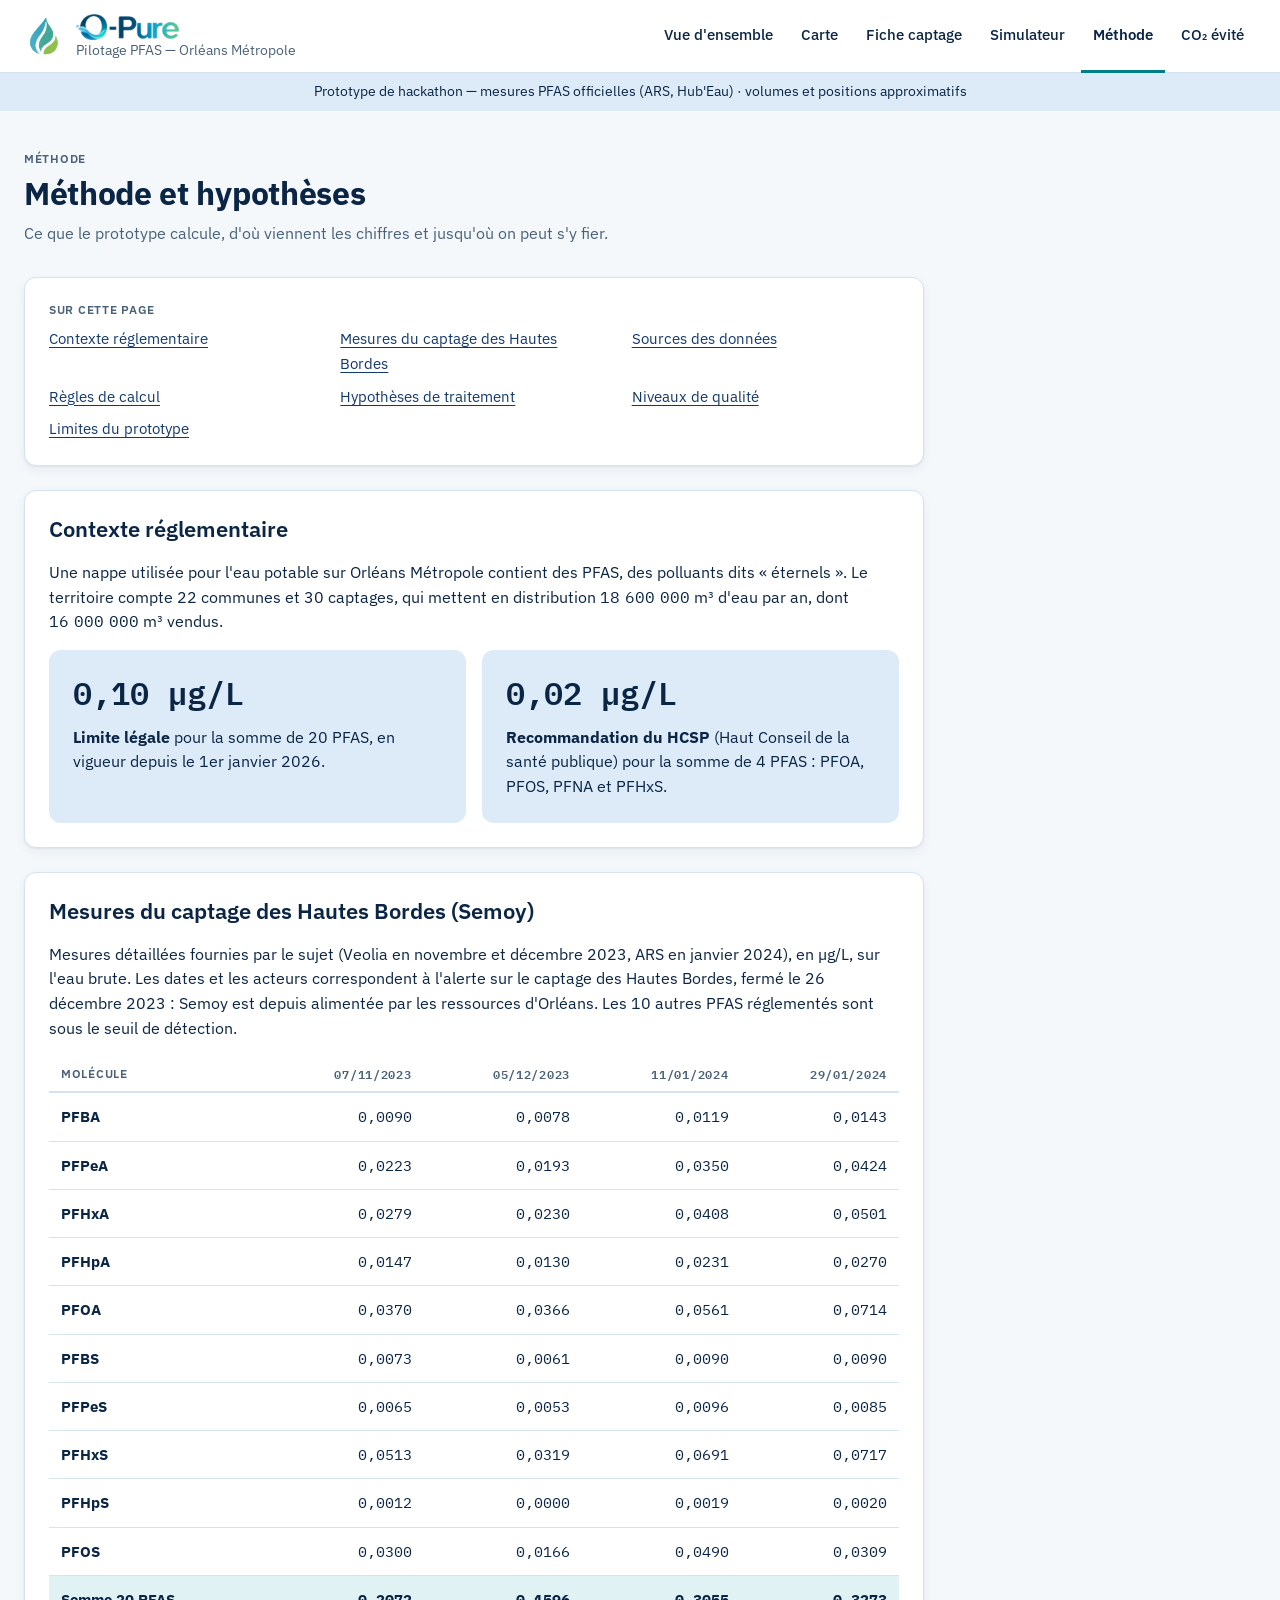
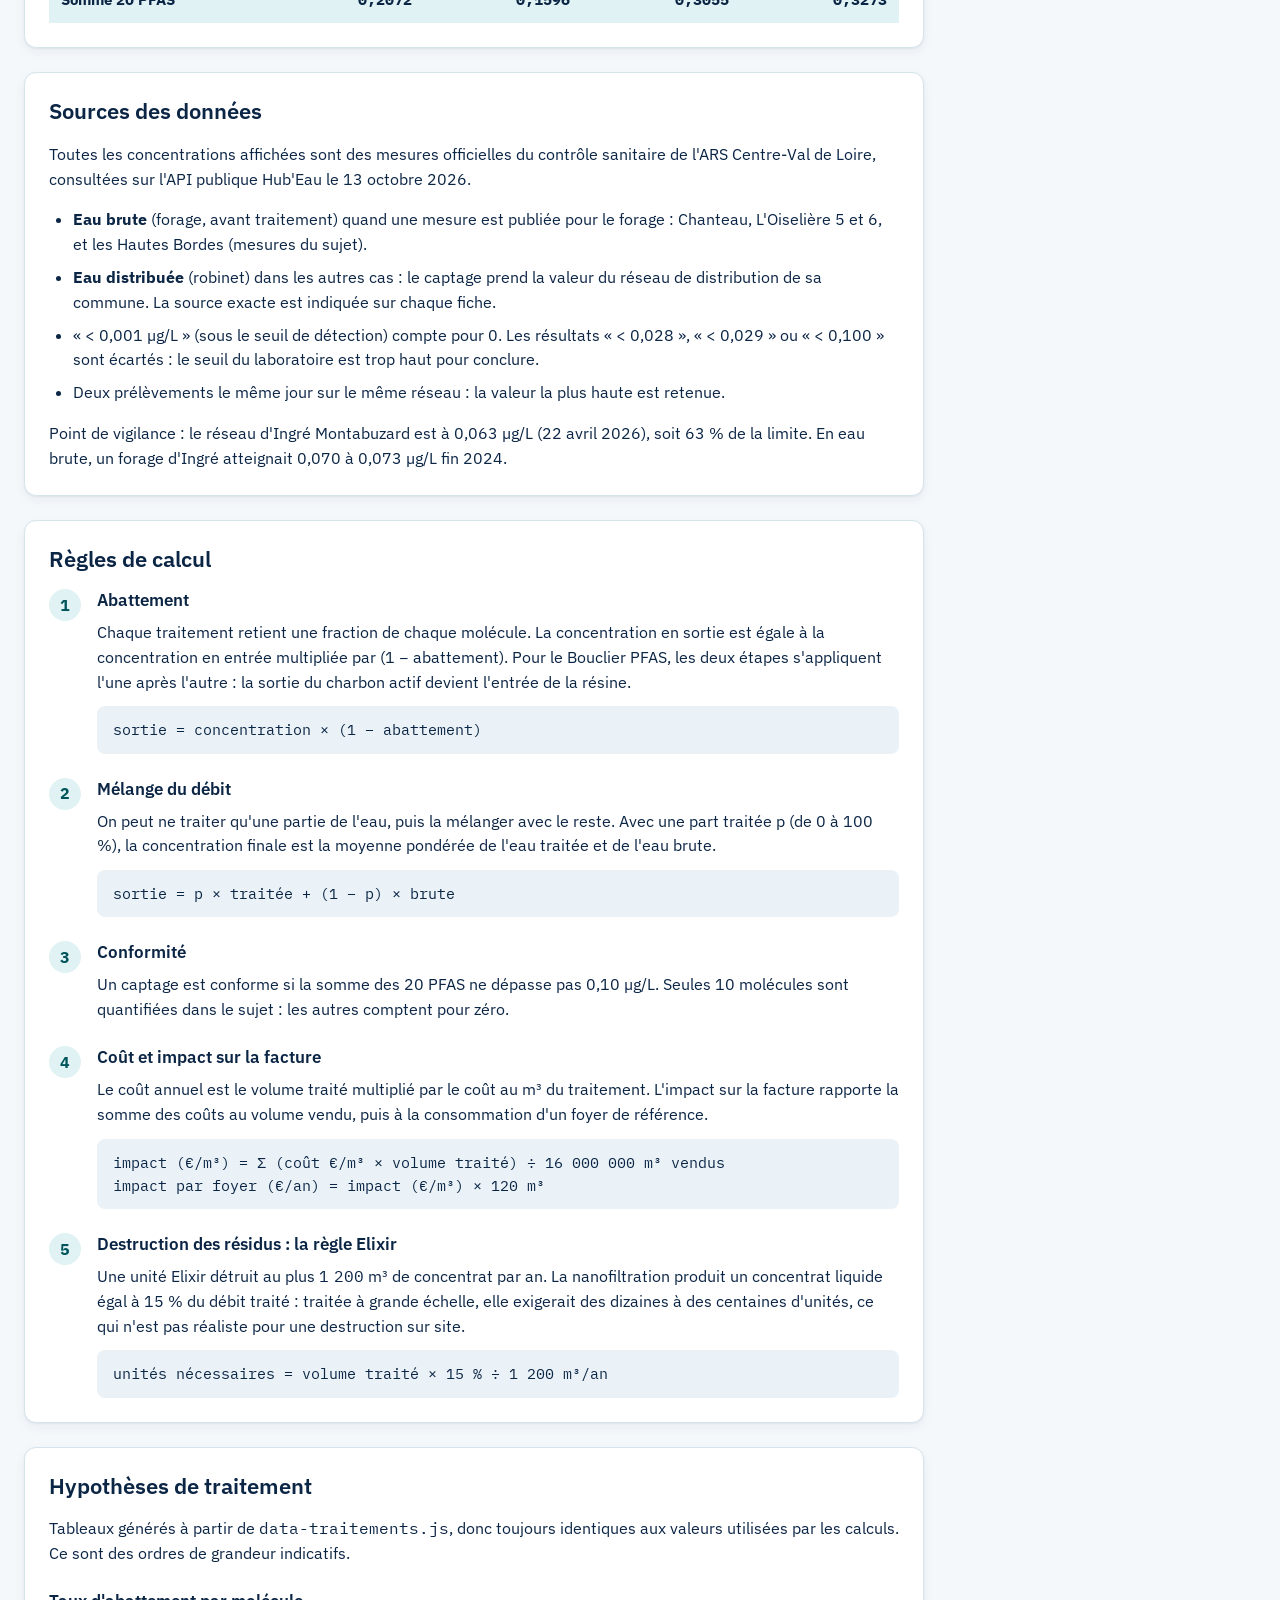
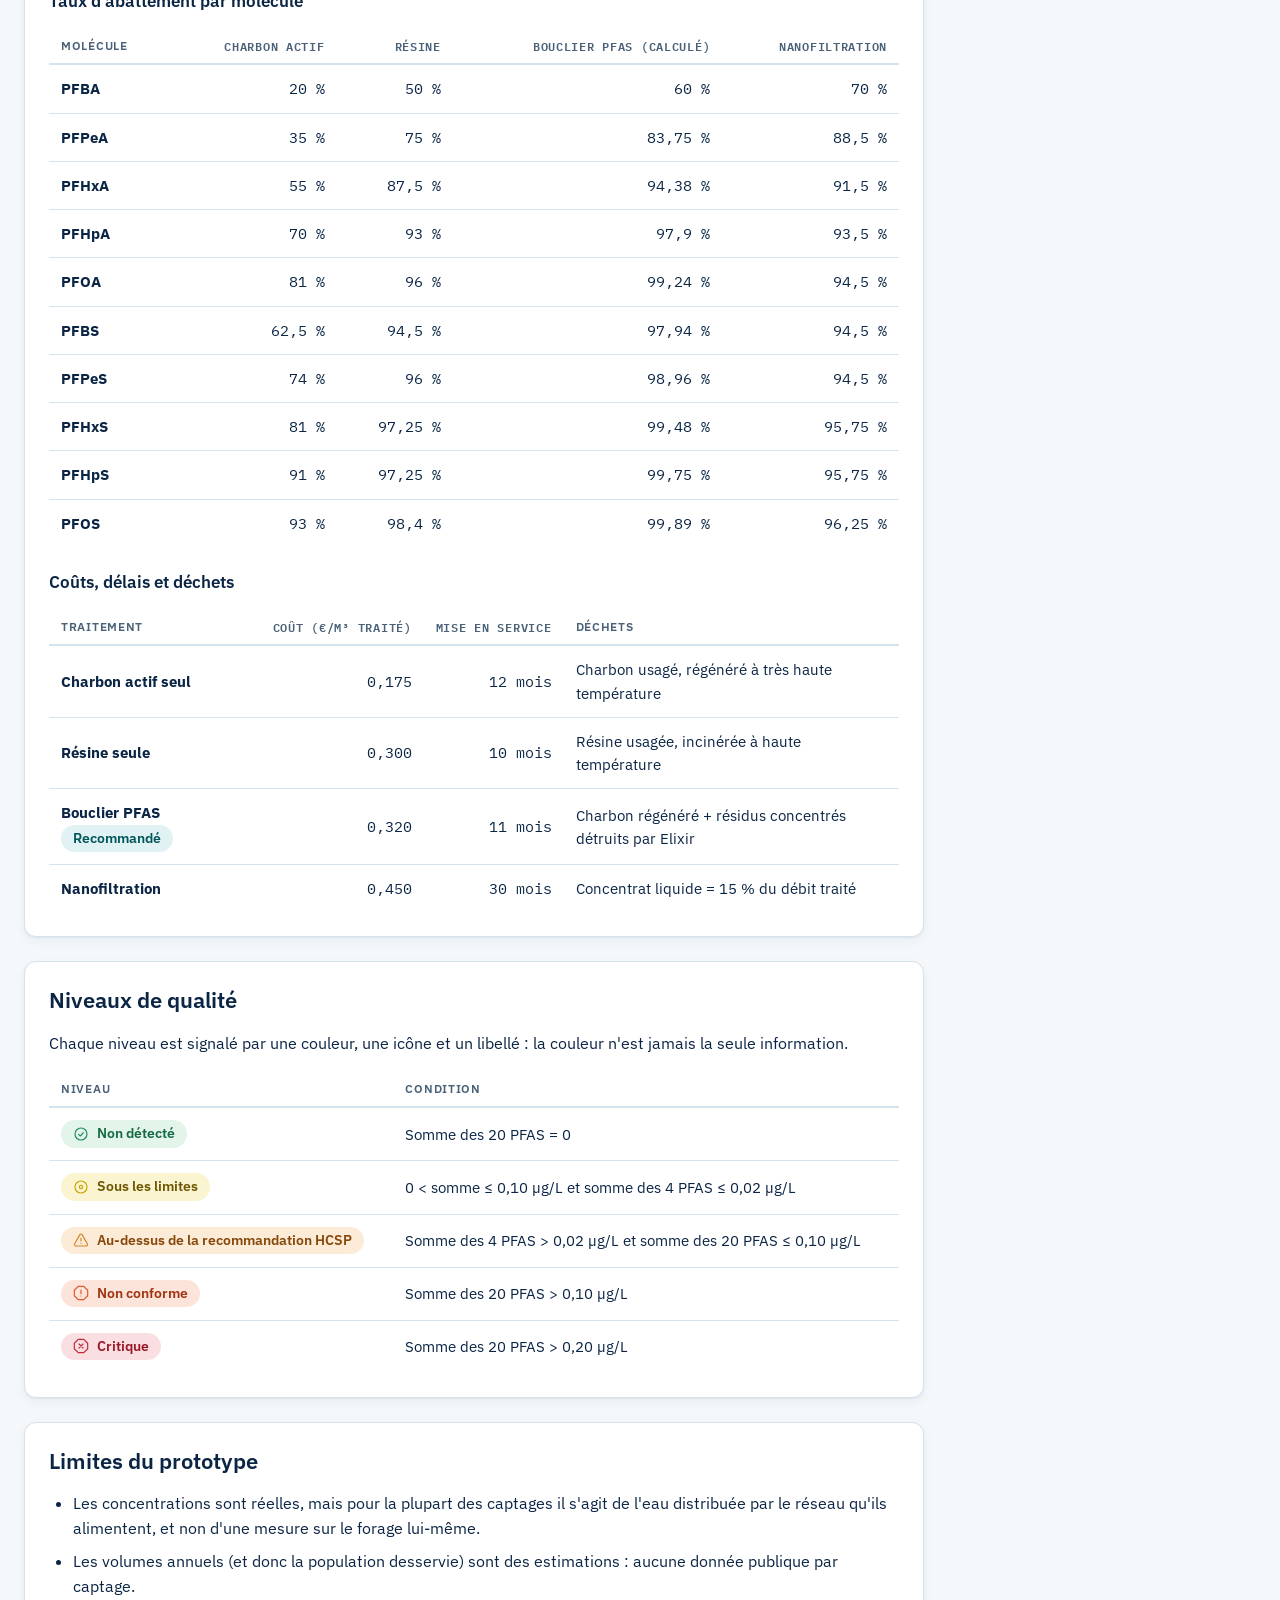
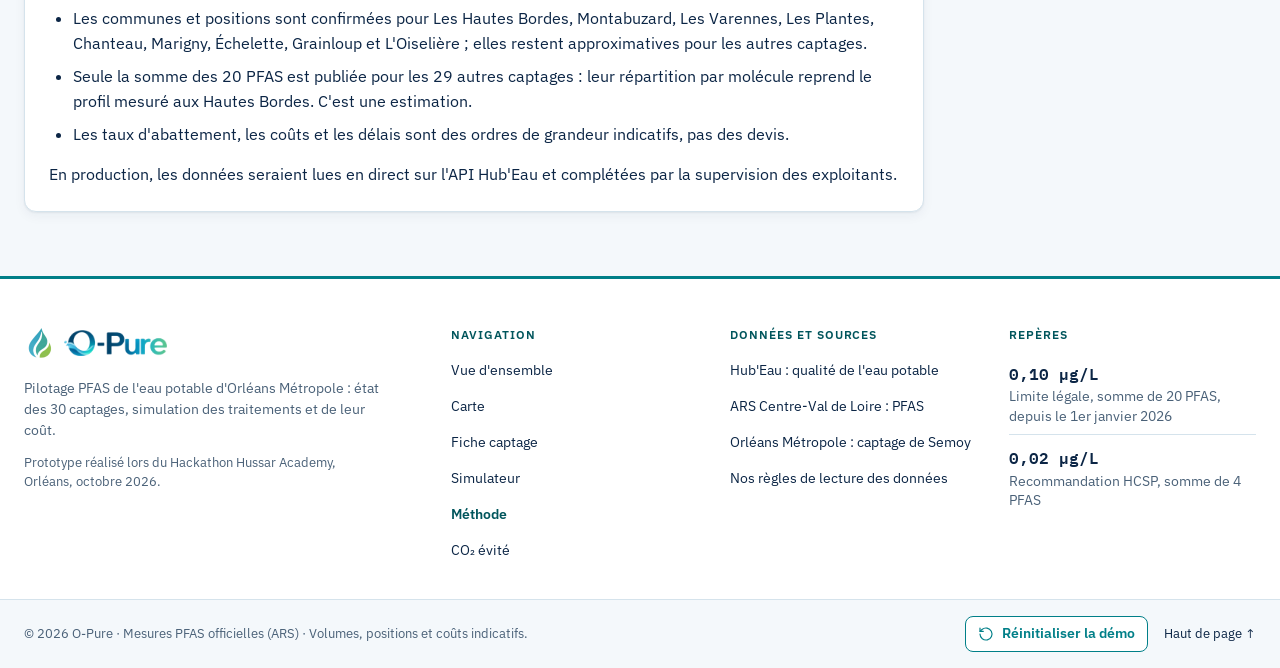
<file: methode.html>
<!DOCTYPE html>
<html lang="fr">
<head>
  <meta charset="UTF-8">
  <meta name="viewport" content="width=device-width, initial-scale=1">
  <title>Méthode et hypothèses — O-Pure, pilotage PFAS</title>
  <link rel="icon" href="assets/favicon.ico" sizes="16x16 32x32 48x48">
  <link rel="apple-touch-icon" href="assets/apple-touch-icon.png">
  <meta name="description" content="Contexte réglementaire, mesures réelles, règles de calcul et hypothèses du prototype O-Pure.">

  <link rel="preconnect" href="https://fonts.googleapis.com">
  <link rel="preconnect" href="https://fonts.gstatic.com" crossorigin>
  <link href="https://fonts.googleapis.com/css2?family=IBM+Plex+Mono:wght@400;500;600&family=IBM+Plex+Sans:wght@400;500;600;700&display=swap" rel="stylesheet">
  <link rel="stylesheet" href="css/base.css">
  <link rel="stylesheet" href="css/pages.css">
</head>
<body data-page="methode">

  <div id="entete-site"></div>

  <main class="conteneur principal" id="contenu">

    <div class="titre-page">
      <p class="overline">Méthode</p>
      <h1>Méthode et hypothèses</h1>
      <p>Ce que le prototype calcule, d'où viennent les chiffres et jusqu'où on peut s'y fier.</p>
    </div>

    <div class="page-texte">

      <nav class="sommaire cadre" aria-label="Sur cette page">
        <p class="overline">Sur cette page</p>
        <ul>
          <li><a href="#contexte">Contexte réglementaire</a></li>
          <li><a href="#mesures">Mesures du captage des Hautes Bordes</a></li>
          <li><a href="#sources">Sources des données</a></li>
          <li><a href="#calculs">Règles de calcul</a></li>
          <li><a href="#hypotheses">Hypothèses de traitement</a></li>
          <li><a href="#niveaux">Niveaux de qualité</a></li>
          <li><a href="#limites">Limites du prototype</a></li>
        </ul>
      </nav>

      <section class="cadre" id="contexte" aria-labelledby="t-contexte">
        <h2 id="t-contexte">Contexte réglementaire</h2>
        <p>Une nappe utilisée pour l'eau potable sur Orléans Métropole contient des PFAS, des polluants dits « éternels ».
          Le territoire compte <span id="ctx-communes">22</span> communes et 30 captages, qui mettent en distribution
          <span class="num" id="ctx-distribue">–</span> m³ d'eau par an, dont <span class="num" id="ctx-vendu">–</span> m³ vendus.</p>
        <div class="grille-seuils">
          <div class="seuil">
            <p class="seuil-valeur num">0,10 µg/L</p>
            <p><strong>Limite légale</strong> pour la somme de 20 PFAS, en vigueur depuis le 1er janvier 2026.</p>
          </div>
          <div class="seuil">
            <p class="seuil-valeur num">0,02 µg/L</p>
            <p><strong>Recommandation du HCSP</strong> (Haut Conseil de la santé publique) pour la somme de 4 PFAS : PFOA, PFOS, PFNA et PFHxS.</p>
          </div>
        </div>
      </section>

      <section class="cadre" id="mesures" aria-labelledby="t-mesures">
        <h2 id="t-mesures">Mesures du captage des Hautes Bordes (Semoy)</h2>
        <p>Mesures détaillées fournies par le sujet (Veolia en novembre et décembre 2023, ARS en janvier 2024), en µg/L,
          sur l'eau brute. Les dates et les acteurs correspondent à l'alerte sur le captage des Hautes Bordes, fermé le
          26 décembre 2023 : Semoy est depuis alimentée par les ressources d'Orléans. Les 10 autres PFAS réglementés
          sont sous le seuil de détection.</p>
        <div class="tableau-conteneur"><table class="tableau" id="table-mesures"></table></div>
      </section>

      <section class="cadre" id="sources" aria-labelledby="t-sources">
        <h2 id="t-sources">Sources des données</h2>
        <p>Toutes les concentrations affichées sont des mesures officielles du contrôle sanitaire de l'ARS Centre-Val de Loire,
          consultées sur l'API publique Hub'Eau le 13 octobre 2026.</p>
        <ul class="liste-puces">
          <li><strong>Eau brute</strong> (forage, avant traitement) quand une mesure est publiée pour le forage : Chanteau,
            L'Oiselière 5 et 6, et les Hautes Bordes (mesures du sujet).</li>
          <li><strong>Eau distribuée</strong> (robinet) dans les autres cas : le captage prend la valeur du réseau de
            distribution de sa commune. La source exacte est indiquée sur chaque fiche.</li>
          <li>« &lt; 0,001 µg/L » (sous le seuil de détection) compte pour 0. Les résultats « &lt; 0,028 », « &lt; 0,029 »
            ou « &lt; 0,100 » sont écartés : le seuil du laboratoire est trop haut pour conclure.</li>
          <li>Deux prélèvements le même jour sur le même réseau : la valeur la plus haute est retenue.</li>
        </ul>
        <p>Point de vigilance : le réseau d'Ingré Montabuzard est à 0,063 µg/L (22 avril 2026), soit 63 % de la limite.
          En eau brute, un forage d'Ingré atteignait 0,070 à 0,073 µg/L fin 2024.</p>
      </section>

      <section class="cadre" id="calculs" aria-labelledby="t-calculs">
        <h2 id="t-calculs">Règles de calcul</h2>
        <ol class="etapes">
          <li>
            <h3>Abattement</h3>
            <p>Chaque traitement retient une fraction de chaque molécule. La concentration en sortie est égale à la
              concentration en entrée multipliée par (1 − abattement). Pour le Bouclier PFAS, les deux étapes
              s'appliquent l'une après l'autre : la sortie du charbon actif devient l'entrée de la résine.</p>
            <p class="formule num">sortie = concentration × (1 − abattement)</p>
          </li>
          <li>
            <h3>Mélange du débit</h3>
            <p>On peut ne traiter qu'une partie de l'eau, puis la mélanger avec le reste. Avec une part traitée p
              (de 0 à 100 %), la concentration finale est la moyenne pondérée de l'eau traitée et de l'eau brute.</p>
            <p class="formule num">sortie = p × traitée + (1 − p) × brute</p>
          </li>
          <li>
            <h3>Conformité</h3>
            <p>Un captage est conforme si la somme des 20 PFAS ne dépasse pas 0,10 µg/L. Seules 10 molécules sont
              quantifiées dans le sujet : les autres comptent pour zéro.</p>
          </li>
          <li>
            <h3>Coût et impact sur la facture</h3>
            <p>Le coût annuel est le volume traité multiplié par le coût au m³ du traitement. L'impact sur la facture
              rapporte la somme des coûts au volume vendu, puis à la consommation d'un foyer de référence.</p>
            <p class="formule num">impact (€/m³) = Σ (coût €/m³ × volume traité) ÷ 16 000 000 m³ vendus<br>
              impact par foyer (€/an) = impact (€/m³) × 120 m³</p>
          </li>
          <li>
            <h3>Destruction des résidus : la règle Elixir</h3>
            <p>Une unité Elixir détruit au plus <span class="num" id="regle-elixir">–</span> m³ de concentrat par an.
              La nanofiltration produit un concentrat liquide égal à 15 % du débit traité : traitée à grande échelle,
              elle exigerait des dizaines à des centaines d'unités, ce qui n'est pas réaliste pour une destruction sur site.</p>
            <p class="formule num">unités nécessaires = volume traité × 15 % ÷ 1 200 m³/an</p>
          </li>
        </ol>
      </section>

      <section class="cadre" id="hypotheses" aria-labelledby="t-hypotheses">
        <h2 id="t-hypotheses">Hypothèses de traitement</h2>
        <p>Tableaux générés à partir de <span class="mono">data-traitements.js</span>, donc toujours identiques aux
          valeurs utilisées par les calculs. Ce sont des ordres de grandeur indicatifs.</p>

        <h3>Taux d'abattement par molécule</h3>
        <div class="tableau-conteneur"><table class="tableau" id="table-abattements"></table></div>

        <h3>Coûts, délais et déchets</h3>
        <div class="tableau-conteneur"><table class="tableau" id="table-couts"></table></div>
      </section>

      <section class="cadre" id="niveaux" aria-labelledby="t-niveaux">
        <h2 id="t-niveaux">Niveaux de qualité</h2>
        <p>Chaque niveau est signalé par une couleur, une icône et un libellé : la couleur n'est jamais la seule information.</p>
        <div class="tableau-conteneur"><table class="tableau" id="table-niveaux"></table></div>
      </section>

      <section class="cadre" id="limites" aria-labelledby="t-limites">
        <h2 id="t-limites">Limites du prototype</h2>
        <ul class="liste-puces">
          <li>Les concentrations sont réelles, mais pour la plupart des captages il s'agit de l'eau distribuée par le réseau
            qu'ils alimentent, et non d'une mesure sur le forage lui-même.</li>
          <li>Les volumes annuels (et donc la population desservie) sont des estimations : aucune donnée publique par captage.</li>
          <li>Les communes et positions sont confirmées pour Les Hautes Bordes, Montabuzard, Les Varennes, Les Plantes, Chanteau,
            Marigny, Échelette, Grainloup et L'Oiselière ; elles restent approximatives pour les autres captages.</li>
          <li>Seule la somme des 20 PFAS est publiée pour les 29 autres captages : leur répartition par molécule reprend
            le profil mesuré aux Hautes Bordes. C'est une estimation.</li>
          <li>Les taux d'abattement, les coûts et les délais sont des ordres de grandeur indicatifs, pas des devis.</li>
        </ul>
        <p>En production, les données seraient lues en direct sur l'API Hub'Eau et complétées par la supervision des exploitants.</p>
      </section>

    </div>
  </main>

  <div id="pied-site"></div>

  <script src="js/data-traitements.js"></script>
  <script src="js/calculs.js"></script>
  <script src="js/data-captages.js"></script>
  <script src="js/etat.js"></script>
  <script src="js/commun.js"></script>
  <script src="js/page-methode.js"></script>
</body>
</html>
</file>
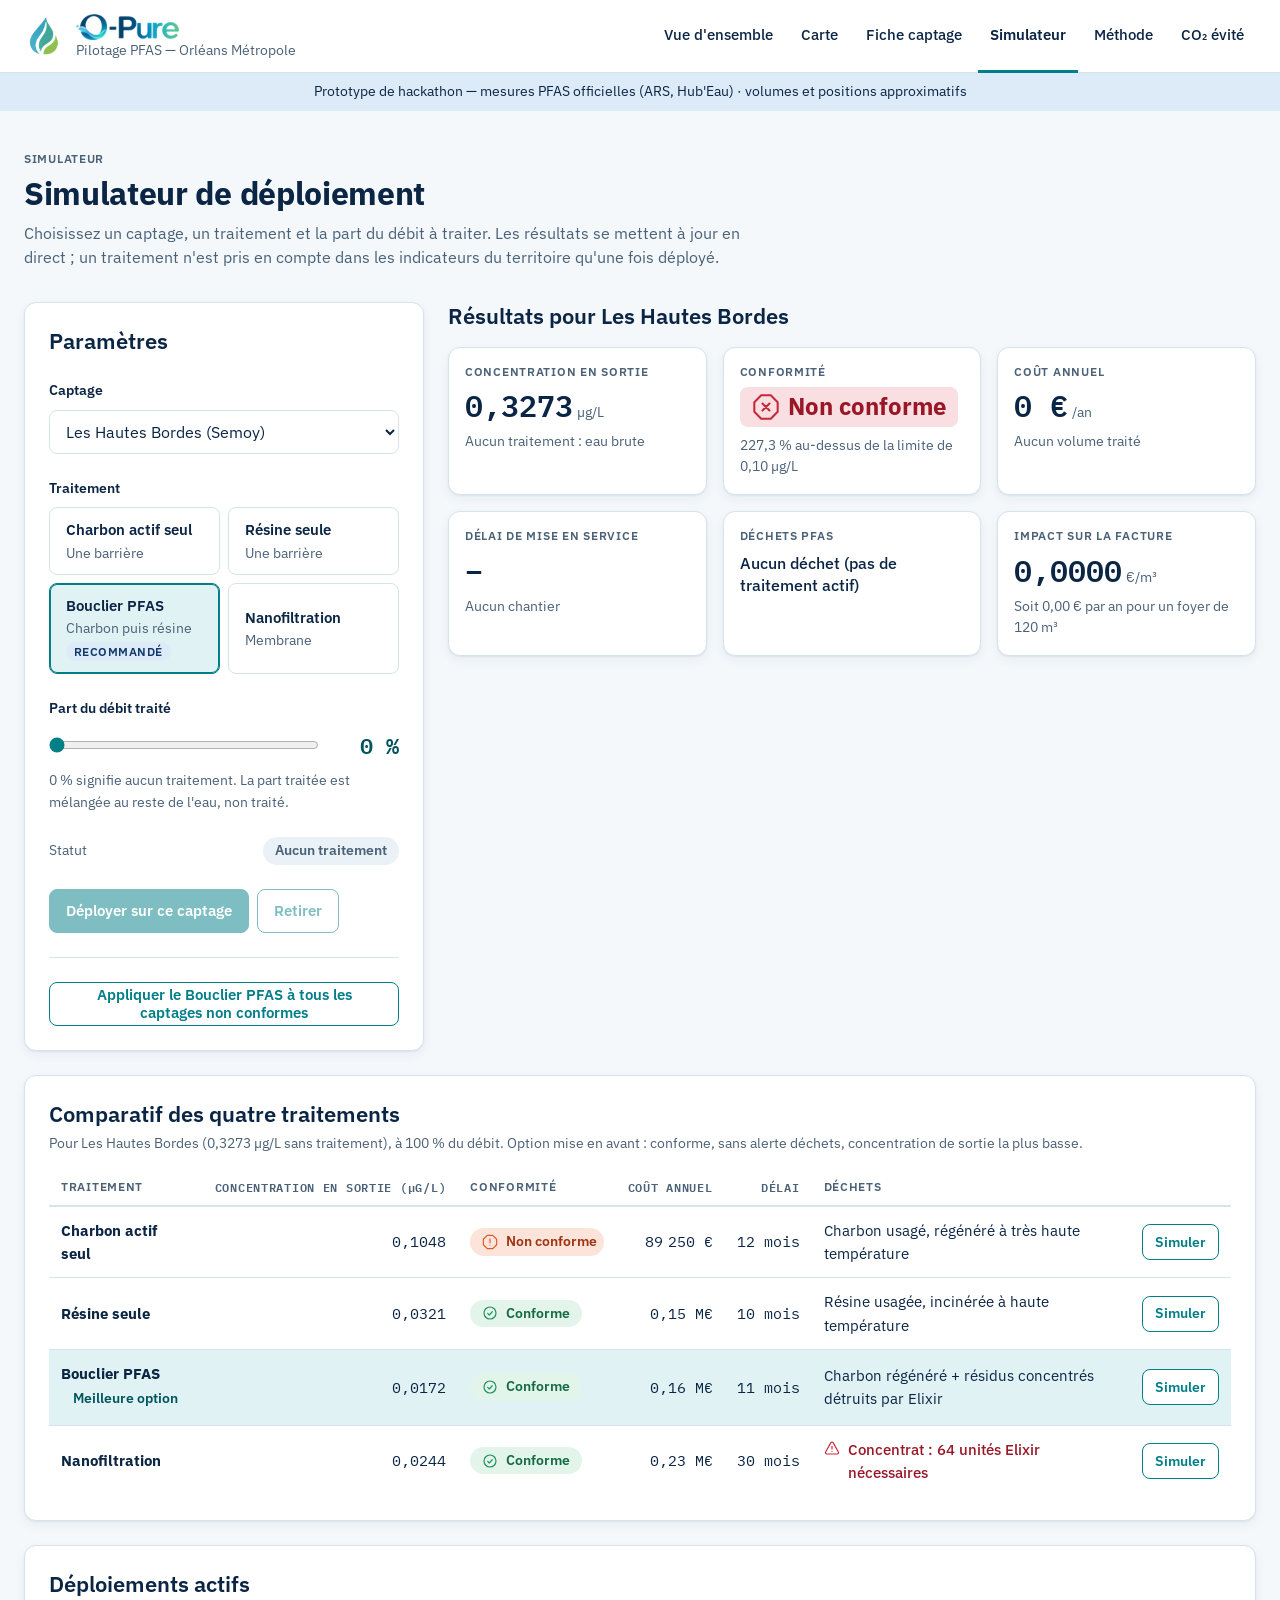
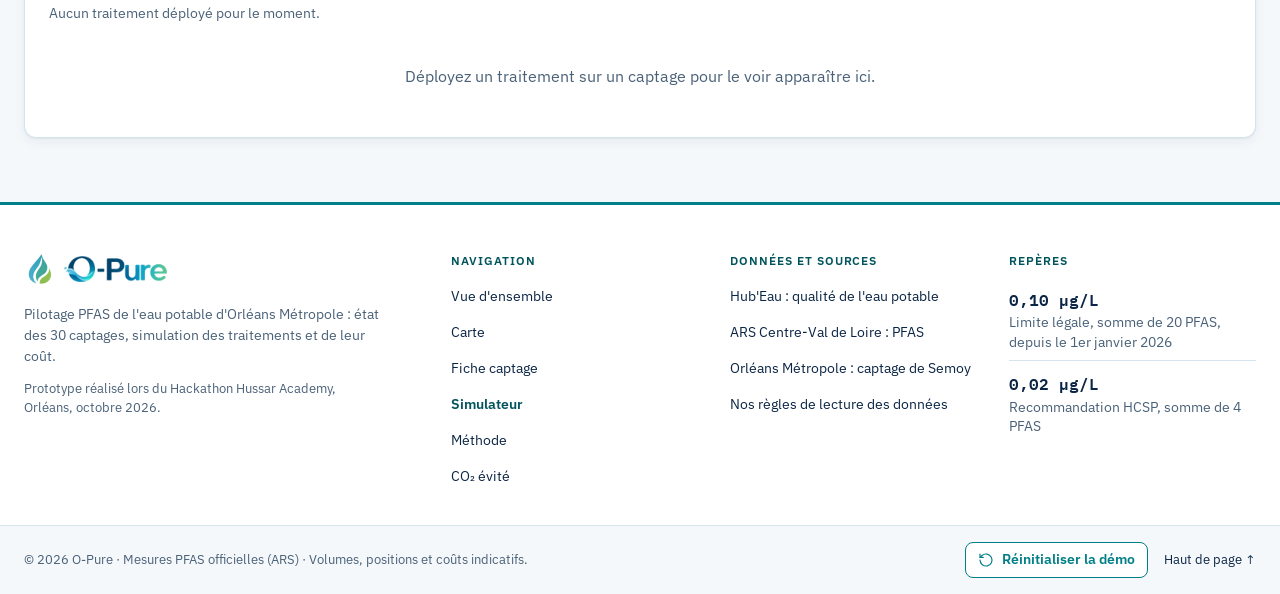
<file: simulateur.html>
<!DOCTYPE html>
<html lang="fr">
<head>
  <meta charset="UTF-8">
  <meta name="viewport" content="width=device-width, initial-scale=1">
  <title>Simulateur — O-Pure, pilotage PFAS</title>
  <link rel="icon" href="assets/favicon.ico" sizes="16x16 32x32 48x48">
  <link rel="apple-touch-icon" href="assets/apple-touch-icon.png">
  <meta name="description" content="Simulez le déploiement d'un traitement PFAS sur un captage : concentration en sortie, conformité, coût, délai, déchets et impact sur la facture.">

  <link rel="preconnect" href="https://fonts.googleapis.com">
  <link rel="preconnect" href="https://fonts.gstatic.com" crossorigin>
  <link href="https://fonts.googleapis.com/css2?family=IBM+Plex+Mono:wght@400;500;600&family=IBM+Plex+Sans:wght@400;500;600;700&display=swap" rel="stylesheet">
  <link rel="stylesheet" href="css/base.css">
  <link rel="stylesheet" href="css/pages.css">
</head>
<body data-page="simulateur">

  <div id="entete-site"></div>

  <main class="conteneur principal" id="contenu">

    <div class="titre-page">
      <p class="overline">Simulateur</p>
      <h1>Simulateur de déploiement</h1>
      <p>Choisissez un captage, un traitement et la part du débit à traiter. Les résultats se mettent à jour en direct ;
        un traitement n'est pris en compte dans les indicateurs du territoire qu'une fois déployé.</p>
    </div>

    <div class="grille-sim">

      <section class="cadre sim-parametres" aria-labelledby="titre-parametres">
        <h2 id="titre-parametres">Paramètres</h2>

        <div class="champ">
          <label for="choix-captage">Captage</label>
          <select id="choix-captage"></select>
        </div>

        <div class="champ">
          <span class="champ-label" id="lbl-traitement">Traitement</span>
          <div class="segments" id="segments" role="group" aria-labelledby="lbl-traitement"></div>
        </div>

        <div class="champ">
          <label for="curseur-part">Part du débit traité</label>
          <div class="curseur-ligne">
            <input type="range" id="curseur-part" min="0" max="100" step="5" value="0" aria-describedby="curseur-aide">
            <output class="num curseur-valeur" id="curseur-valeur" for="curseur-part">0 %</output>
          </div>
          <p class="petit texte-doux" id="curseur-aide">0 % signifie aucun traitement. La part traitée est mélangée au reste de l'eau, non traité.</p>
        </div>

        <div class="sim-statut-ligne">
          <span class="petit texte-doux">Statut</span>
          <span class="badge badge-neutre" id="sim-statut">Aucun traitement</span>
        </div>

        <div class="groupe-boutons">
          <button type="button" class="bouton" id="btn-deployer">Déployer sur ce captage</button>
          <button type="button" class="bouton bouton-secondaire" id="btn-retirer">Retirer</button>
        </div>

        <hr class="separateur">

        <button type="button" class="bouton bouton-secondaire" id="btn-tous">
          Appliquer le Bouclier PFAS à tous les captages non conformes
        </button>
        <p class="message" id="message-sim" role="status" hidden></p>
      </section>

      <section class="sim-resultats" aria-labelledby="titre-resultats">
        <h2 id="titre-resultats">Résultats pour <span id="sim-cible">–</span></h2>
        <div class="grille-tuiles" aria-live="polite">

          <article class="tuile" id="tuile-conc">
            <h3 class="overline">Concentration en sortie</h3>
            <p class="tuile-valeur"><span class="num" id="t-conc">–</span><span class="tuile-unite">µg/L</span></p>
            <p class="tuile-detail tuile-detail-icone" id="t-abattement">–</p>
          </article>

          <article class="tuile" id="tuile-conformite">
            <h3 class="overline">Conformité</h3>
            <p class="tuile-conformite" id="t-conformite">–</p>
            <p class="tuile-detail" id="t-conformite-detail">–</p>
          </article>

          <article class="tuile" id="tuile-cout">
            <h3 class="overline">Coût annuel</h3>
            <p class="tuile-valeur"><span class="num" id="t-cout">–</span><span class="tuile-unite">/an</span></p>
            <p class="tuile-detail" id="t-cout-detail">–</p>
          </article>

          <article class="tuile" id="tuile-delai">
            <h3 class="overline">Délai de mise en service</h3>
            <p class="tuile-valeur"><span class="num" id="t-delai">–</span><span class="tuile-unite" id="t-delai-unite"> mois</span></p>
            <p class="tuile-detail" id="t-delai-detail">–</p>
          </article>

          <article class="tuile" id="tuile-dechets">
            <h3 class="overline">Déchets PFAS</h3>
            <p class="tuile-texte" id="t-dechets">–</p>
            <p class="tuile-detail" id="t-dechets-detail">&nbsp;</p>
          </article>

          <article class="tuile" id="tuile-facture">
            <h3 class="overline">Impact sur la facture</h3>
            <p class="tuile-valeur"><span class="num" id="t-facture">–</span><span class="tuile-unite">€/m³</span></p>
            <p class="tuile-detail" id="t-facture-detail">–</p>
          </article>

        </div>
      </section>
    </div>

    <section class="cadre" aria-labelledby="titre-comparatif">
      <div class="cadre-entete">
        <div>
          <h2 id="titre-comparatif">Comparatif des quatre traitements</h2>
          <p id="comparatif-note">–</p>
        </div>
      </div>
      <div class="tableau-conteneur">
        <table class="tableau" id="table-comparatif"></table>
      </div>
    </section>

    <section class="cadre" aria-labelledby="titre-deploiements">
      <div class="cadre-entete">
        <div>
          <h2 id="titre-deploiements">Déploiements actifs</h2>
          <p id="deploiements-resume">–</p>
        </div>
      </div>
      <div id="liste-deploiements"></div>
    </section>

  </main>

  <div id="pied-site"></div>

  <script src="js/data-traitements.js"></script>
  <script src="js/calculs.js"></script>
  <script src="js/data-captages.js"></script>
  <script src="js/etat.js"></script>
  <script src="js/commun.js"></script>
  <script src="js/simulateur.js"></script>
  <script src="js/page-simulateur.js"></script>
</body>
</html>
</file>
<file: css/base.css>
/* ============================================================
   O-PURE — base.css
   Variables, reset, typographie et composants communs.
   Thème clair « eau » : blanc, bleus, et #007F88 pour l'action.
   Les couleurs d'alerte ne servent QU'AUX niveaux de qualité.
   ============================================================ */

/* ---------- 1. Variables ---------- */
:root {
  /* Fonds */
  --blanc: #FFFFFF;
  --fond: #F4F8FB;
  --surface: #FFFFFF;
  --surface-2: #EAF2F7;
  --bordure: #D5E3EC;

  /* Bleus */
  --bleu-nuit: #0B2545;
  --bleu-profond: #13396B;
  --bleu: #2A6FB0;
  --bleu-clair: #8FC1E3;
  --bleu-pale: #DCEBF7;

  /* Texte */
  --texte: #0B2545;
  --texte-doux: #4A6178;

  /* Action : boutons et éléments interactifs */
  --action: #007F88;
  --action-survol: #006A72;
  --action-actif: #00555C;
  --action-pale: #E0F2F3;
  --focus: rgba(0, 127, 136, 0.35);

  /* Niveaux de qualité : marqueur, fond pâle du badge, texte lisible */
  --niv-vert: #1E8E5A;   --niv-vert-pale: #E3F4EB;   --niv-vert-texte: #146B43;
  --niv-jaune: #C9A400;  --niv-jaune-pale: #FBF4D1;  --niv-jaune-texte: #6B5700;
  --niv-ambre: #D9822B;  --niv-ambre-pale: #FCEBD7;  --niv-ambre-texte: #85470A;
  --niv-orange: #E0592A; --niv-orange-pale: #FCE4DB; --niv-orange-texte: #9E3410;
  --niv-rouge: #C62839;  --niv-rouge-pale: #F9DFE2;  --niv-rouge-texte: #9A1727;

  /* Échelle d'espacement (base 4 px) */
  --esp-4: 4px;
  --esp-8: 8px;
  --esp-12: 12px;
  --esp-16: 16px;
  --esp-24: 24px;
  --esp-32: 32px;
  --esp-48: 48px;
  --esp-64: 64px;

  /* Rayons */
  --rayon-carte: 12px;
  --rayon-bouton: 8px;
  --rayon-badge: 999px;

  /* Ombre très légère */
  --ombre: 0 1px 2px rgba(11, 37, 69, 0.06), 0 4px 12px rgba(11, 37, 69, 0.05);

  /* Typographie */
  --police: "IBM Plex Sans", "Segoe UI", system-ui, -apple-system, Arial, sans-serif;
  --police-mono: "IBM Plex Mono", "Cascadia Mono", Consolas, "Courier New", monospace;

  --largeur-max: 1280px;
  --duree: 180ms;
}

/* ---------- 2. Reset et typographie ---------- */
*, *::before, *::after { box-sizing: border-box; }

html { -webkit-text-size-adjust: 100%; scroll-padding-top: 88px; }

body {
  margin: 0;
  background: var(--fond);
  color: var(--texte);
  font: 400 16px/1.55 var(--police);
  -webkit-font-smoothing: antialiased;
}

h1, h2, h3, h4, p, ul, ol, dl, dd, figure { margin: 0; }
ul, ol { padding: 0; list-style: none; }

h1 { font-size: 32px; line-height: 1.2; font-weight: 700; letter-spacing: -0.01em; }
h2 { font-size: 22px; line-height: 1.3; font-weight: 600; }
h3 { font-size: 18px; line-height: 1.35; font-weight: 600; }

a { color: var(--bleu-profond); text-underline-offset: 3px; }
a:hover { color: var(--action); }

img, svg { display: block; max-width: 100%; }

.texte-doux { color: var(--texte-doux); }
.petit { font-size: 14px; }

/* Petit label en capitales (overline) : seul usage des majuscules */
.overline {
  font-size: 12px; line-height: 1.3; font-weight: 600;
  letter-spacing: 0.06em; text-transform: uppercase; color: var(--texte-doux);
}

/* Chiffres : monospace, tabulaires */
.num, .mono {
  font-family: var(--police-mono);
  font-variant-numeric: tabular-nums;
  font-feature-settings: "tnum";
}

.sr-only {
  position: absolute; width: 1px; height: 1px; margin: -1px; padding: 0;
  overflow: hidden; clip: rect(0 0 0 0); white-space: nowrap; border: 0;
}

:focus-visible {
  outline: 2px solid var(--action);
  outline-offset: 2px;
  box-shadow: 0 0 0 5px var(--focus);
}

.lien-evitement {
  position: absolute; left: var(--esp-16); top: -64px; z-index: 3000;
  background: var(--action); color: var(--blanc); padding: var(--esp-8) var(--esp-16);
  border-radius: var(--rayon-bouton); text-decoration: none;
}
.lien-evitement:focus { top: var(--esp-8); }

/* ---------- 3. Icônes SVG (trait fin et homogène) ---------- */
.icone {
  width: 20px; height: 20px; flex: none;
  fill: none; stroke: currentColor; stroke-width: 1.75;
  stroke-linecap: round; stroke-linejoin: round;
}
.icone-petite { width: 16px; height: 16px; }

/* ---------- 4. Gabarit : conteneur, en-tête, bandeau, pied ---------- */
.conteneur { width: 100%; max-width: var(--largeur-max); margin: 0 auto; padding: 0 var(--esp-24); }

.entete { background: var(--blanc); border-bottom: 1px solid var(--bordure); position: sticky; top: 0; z-index: 2000; }
.entete-interieur { display: flex; align-items: center; justify-content: space-between; gap: var(--esp-24); min-height: 72px; }

.logo { display: flex; align-items: center; gap: var(--esp-12); text-decoration: none; color: var(--bleu-nuit); }
.logo:hover { color: var(--bleu-nuit); }
.logo-icone { color: var(--action); width: 32px; height: 32px; stroke-width: 1.75; }
.logo-texte { display: flex; flex-direction: column; line-height: 1.2; }
.logo-nom { font-size: 22px; font-weight: 700; letter-spacing: -0.01em; }
.logo-sous { font-size: 14px; color: var(--texte-doux); font-weight: 400; }

.nav { display: flex; align-items: stretch; align-self: stretch; gap: var(--esp-4); }
.nav a {
  display: flex; align-items: center; padding: 0 var(--esp-12);
  color: var(--bleu-nuit); font-size: 15px; font-weight: 500; text-decoration: none;
  border-bottom: 3px solid transparent; margin-bottom: -1px;
  transition: color var(--duree), border-color var(--duree), background-color var(--duree);
}
.nav a:hover { color: var(--action); background: var(--action-pale); }
.nav a[aria-current="page"] { border-bottom-color: var(--action); font-weight: 600; }

.burger {
  display: none; align-items: center; justify-content: center;
  width: 44px; height: 44px; border: 1px solid var(--bordure); border-radius: var(--rayon-bouton);
  background: var(--blanc); color: var(--bleu-nuit); cursor: pointer;
}
.burger:hover { background: var(--action-pale); }

.bandeau-proto {
  background: var(--bleu-pale); color: var(--bleu-nuit);
  font-size: 14px; text-align: center; padding: var(--esp-8) var(--esp-16);
}

.principal { padding-top: var(--esp-32); padding-bottom: var(--esp-64); min-height: 60vh; }

/* Pied de page : 4 colonnes (identité, navigation, sources, repères) + barre du bas */
.pied { background: var(--blanc); color: var(--texte); font-size: 14px; border-top: 3px solid var(--action); }
.pied-grille {
  display: grid; grid-template-columns: minmax(0, 1.6fr) repeat(3, minmax(0, 1fr));
  gap: var(--esp-32); padding-top: var(--esp-48); padding-bottom: var(--esp-32);
}
.pied h2 {
  font-size: 12px; font-weight: 600; letter-spacing: 0.08em; text-transform: uppercase;
  color: var(--action-actif); margin: 0 0 var(--esp-12);
}
.pied ul { list-style: none; margin: 0; padding: 0; display: flex; flex-direction: column; gap: var(--esp-4); }
.pied a { color: var(--texte); text-decoration: none; transition: color var(--duree); }
.pied a:hover { color: var(--action); text-decoration: underline; text-underline-offset: 3px; }
.pied-colonne a { display: inline-flex; align-items: center; min-height: 32px; }
.pied-colonne a[aria-current="page"] { color: var(--action-actif); font-weight: 600; }
.pied-marque p { max-width: 360px; margin: var(--esp-12) 0 0; line-height: 1.5; color: var(--texte-doux); }
.pied-logo { display: inline-flex; align-items: center; gap: var(--esp-8); font-size: 20px; font-weight: 700; }
.pied-logo .logo-icone { color: var(--bleu-clair); width: 28px; height: 28px; }
.pied-petit { font-size: 13px; }
.pied-reperes li { display: flex; flex-direction: column; gap: 2px; padding: var(--esp-8) 0; border-bottom: 1px solid var(--bordure); line-height: 1.4; color: var(--texte-doux); }
.pied-reperes li:last-child { border-bottom: 0; }
.pied-reperes strong { color: var(--bleu-nuit); font-family: var(--police-mono); font-size: 16px; font-weight: 600; }
.pied-bas { border-top: 1px solid var(--bordure); background: var(--fond); }
.pied-bas-interieur {
  display: flex; justify-content: space-between; align-items: center; gap: var(--esp-16); flex-wrap: wrap;
  padding-top: var(--esp-16); padding-bottom: var(--esp-16); font-size: 13px;
}
.pied-bas p { margin: 0; color: var(--texte-doux); }
.pied-actions { display: flex; align-items: center; gap: var(--esp-16); flex-wrap: wrap; }
.pied .bouton:hover { text-decoration: none; }

@media (max-width: 960px) {
  .pied-grille { grid-template-columns: repeat(2, minmax(0, 1fr)); }
  .pied-marque { grid-column: 1 / -1; }
}
@media (max-width: 520px) {
  .pied-grille { grid-template-columns: minmax(0, 1fr); gap: var(--esp-24); padding-top: var(--esp-32); }
  .pied-colonne a { min-height: 44px; }
  .pied nav.pied-colonne ul { display: grid; grid-template-columns: repeat(2, minmax(0, 1fr)); column-gap: var(--esp-16); gap: 0 var(--esp-16); }
  .pied-bas-interieur { flex-direction: column; align-items: flex-start; }
}

@media (max-width: 960px) {
  .entete-interieur { min-height: 64px; flex-wrap: wrap; }
  .burger { display: inline-flex; }
  .nav {
    display: none; flex-direction: column; width: 100%; align-self: auto; gap: 0;
    order: 3; padding-bottom: var(--esp-8);
  }
  .entete.nav-ouverte .nav { display: flex; }
  .nav a { min-height: 48px; border-bottom: 1px solid var(--bordure); margin: 0; }
  .nav a[aria-current="page"] { border-bottom-color: var(--bordure); box-shadow: inset 4px 0 0 var(--action); }
}

/* ---------- 5. Titres de page ---------- */
.titre-page { margin-bottom: var(--esp-32); }
.titre-page .overline { margin-bottom: var(--esp-8); }
.titre-page p { margin-top: var(--esp-8); color: var(--texte-doux); max-width: 760px; }
.fil { font-size: 14px; color: var(--texte-doux); margin-bottom: var(--esp-12); }
.fil a { color: var(--texte-doux); }
.fil a:hover { color: var(--action); }

/* ---------- 6. Boutons ---------- */
.bouton {
  display: inline-flex; align-items: center; justify-content: center; gap: var(--esp-8);
  min-height: 44px; padding: 0 var(--esp-16);
  border: 1px solid var(--action); border-radius: var(--rayon-bouton);
  background: var(--action); color: var(--blanc);
  font: 600 15px/1.2 var(--police); text-decoration: none; text-align: center; cursor: pointer;
  transition: background-color var(--duree), border-color var(--duree), color var(--duree);
}
.bouton:hover:not(:disabled) { background: var(--action-survol); border-color: var(--action-survol); color: var(--blanc); }
.bouton:active:not(:disabled) { background: var(--action-actif); border-color: var(--action-actif); }
.bouton:disabled, .bouton[aria-disabled="true"] { opacity: 0.5; cursor: not-allowed; }

.bouton-secondaire { background: var(--blanc); color: var(--action); }
.bouton-secondaire:hover:not(:disabled) { background: var(--action-pale); color: var(--action-survol); border-color: var(--action-survol); }
.bouton-secondaire:active:not(:disabled) { background: var(--action-pale); color: var(--action-actif); }

.bouton-petit { min-height: 36px; padding: 0 var(--esp-12); font-size: 14px; }
.groupe-boutons { display: flex; flex-wrap: wrap; gap: var(--esp-8); }

/* ---------- 7. Cartes de contenu, KPI ---------- */
.cadre {
  background: var(--surface); border: 1px solid var(--bordure);
  border-radius: var(--rayon-carte); box-shadow: var(--ombre); padding: var(--esp-24);
}
.cadre-entete { display: flex; align-items: flex-start; justify-content: space-between; gap: var(--esp-16); margin-bottom: var(--esp-16); flex-wrap: wrap; }
.cadre-entete p { color: var(--texte-doux); font-size: 14px; margin-top: var(--esp-4); }
.cadre-sans-padding { padding: 0; overflow: hidden; }

.grille-kpi { display: grid; grid-template-columns: repeat(5, minmax(0, 1fr)); gap: var(--esp-16); }
.kpi {
  background: var(--surface); border: 1px solid var(--bordure);
  border-radius: var(--rayon-carte); box-shadow: var(--ombre);
  padding: var(--esp-16) var(--esp-16) var(--esp-16);
  display: flex; flex-direction: column; gap: var(--esp-4); min-width: 0;
  transition: background-color 600ms, border-color 600ms;
}
.kpi.change { background: var(--action-pale); border-color: var(--action); transition: none; }
.kpi-valeur { font-family: var(--police-mono); font-variant-numeric: tabular-nums; font-size: 32px; line-height: 1.15; font-weight: 600; margin-top: var(--esp-4); white-space: nowrap; }
.kpi-unite { font-size: 14px; font-weight: 400; color: var(--texte-doux); font-family: var(--police); margin-left: var(--esp-4); }
.kpi-detail { font-size: 14px; color: var(--texte-doux); }

/* ---------- 8. Badges de niveau (icône + libellé, jamais la couleur seule) ---------- */
.badge {
  display: inline-flex; align-items: center; gap: var(--esp-8);
  padding: var(--esp-4) var(--esp-12); border-radius: var(--rayon-badge);
  font-size: 14px; font-weight: 600; line-height: 1.4; white-space: nowrap;
  background: var(--surface-2); color: var(--bleu-nuit);
}
.badge .icone { width: 16px; height: 16px; }
.niveau-non_detecte { background: var(--niv-vert-pale); color: var(--niv-vert-texte); }
.niveau-non_detecte .icone { color: var(--niv-vert); }
.niveau-sous_limites { background: var(--niv-jaune-pale); color: var(--niv-jaune-texte); }
.niveau-sous_limites .icone { color: var(--niv-jaune); }
.niveau-depasse_hcsp { background: var(--niv-ambre-pale); color: var(--niv-ambre-texte); }
.niveau-depasse_hcsp .icone { color: var(--niv-ambre); }
.niveau-non_conforme { background: var(--niv-orange-pale); color: var(--niv-orange-texte); }
.niveau-non_conforme .icone { color: var(--niv-orange); }
.niveau-critique { background: var(--niv-rouge-pale); color: var(--niv-rouge-texte); }
.niveau-critique .icone { color: var(--niv-rouge); }
.badge-action { background: var(--action-pale); color: var(--action-actif); }
.badge-neutre { background: var(--surface-2); color: var(--texte-doux); }

/* ---------- 9. Tableaux ---------- */
.tableau-conteneur { overflow-x: auto; position: relative; }
.tableau { width: 100%; border-collapse: collapse; font-size: 15px; }
.tableau caption { text-align: left; padding-bottom: var(--esp-12); color: var(--texte-doux); font-size: 14px; }
.tableau th {
  text-align: left; padding: var(--esp-8) var(--esp-12);
  font-size: 12px; font-weight: 600; letter-spacing: 0.06em; text-transform: uppercase; color: var(--texte-doux);
  border-bottom: 2px solid var(--bordure); white-space: nowrap;
}
.tableau td { padding: var(--esp-12); border-bottom: 1px solid var(--bordure); vertical-align: middle; }
.tableau tbody tr:last-child td { border-bottom: 0; }
.tableau tbody tr { transition: background-color var(--duree); }
.tableau tbody tr:hover { background: var(--fond); }
.tableau .num, .tableau th.num { text-align: right; white-space: nowrap; }
.tableau tr.mis-en-avant { background: var(--action-pale); }
.tableau tr.mis-en-avant:hover { background: var(--action-pale); }
.tableau .actions { text-align: right; white-space: nowrap; }
.tableau .actions .bouton { margin-left: var(--esp-8); }

/* ---------- 10. Champs : select, curseur, cases ---------- */
.champ { display: flex; flex-direction: column; gap: var(--esp-8); }
.champ label, .champ-label { font-size: 14px; font-weight: 600; color: var(--bleu-nuit); }

select {
  min-height: 44px; padding: 0 var(--esp-12); border: 1px solid var(--bordure); border-radius: var(--rayon-bouton);
  background: var(--blanc); color: var(--texte); font: 400 16px var(--police); cursor: pointer; max-width: 100%;
}
select:hover { border-color: var(--action); }

input[type="checkbox"] { width: 18px; height: 18px; accent-color: var(--action); margin: 0; flex: none; }
.case { display: flex; align-items: center; gap: var(--esp-12); min-height: 36px; cursor: pointer; font-size: 15px; }

input[type="range"] { width: 100%; accent-color: var(--action); height: 32px; cursor: pointer; margin: 0; }

/* Boutons segmentés (choix du traitement) */
.segments { display: grid; grid-template-columns: repeat(2, minmax(0, 1fr)); gap: var(--esp-8); }
.segment {
  position: relative; display: flex; flex-direction: column; align-items: flex-start; justify-content: center; gap: var(--esp-4);
  min-height: 64px; padding: var(--esp-12) var(--esp-16);
  background: var(--blanc); border: 1px solid var(--bordure); border-radius: var(--rayon-bouton);
  color: var(--bleu-nuit); font: 600 15px/1.3 var(--police); text-align: left; cursor: pointer;
  transition: border-color var(--duree), background-color var(--duree);
}
.segment:hover { border-color: var(--action); background: var(--action-pale); }
.segment[aria-pressed="true"] { border-color: var(--action); background: var(--action-pale); box-shadow: inset 0 0 0 1px var(--action); }
.segment-detail { font-size: 14px; font-weight: 400; color: var(--texte-doux); }
.segment-reco {
  font-size: 12px; font-weight: 600; letter-spacing: 0.04em; text-transform: uppercase;
  background: var(--bleu-pale); color: var(--bleu-profond); border-radius: var(--rayon-badge); padding: 2px var(--esp-8);
}

/* ---------- 11. Messages ---------- */
.message {
  display: flex; gap: var(--esp-12); align-items: flex-start;
  padding: var(--esp-12) var(--esp-16); border-radius: var(--rayon-bouton);
  background: var(--bleu-pale); color: var(--bleu-nuit); font-size: 15px;
}
.message .icone { margin-top: 2px; color: var(--bleu-profond); }
.message-vide { padding: var(--esp-24); text-align: center; color: var(--texte-doux); }
.repli-carte { padding: var(--esp-24); color: var(--texte-doux); background: var(--surface-2); height: 100%; display: flex; align-items: center; justify-content: center; text-align: center; }

/* ---------- 12. Mouvement réduit ---------- */
@media (prefers-reduced-motion: reduce) {
  *, *::before, *::after { animation: none !important; transition: none !important; scroll-behavior: auto !important; }
}
</file>
<file: css/pages.css>
/* ============================================================
   O-PURE — pages.css
   Mises en page propres à chaque page. Les composants communs
   (boutons, cartes, badges, tableaux…) sont dans base.css.
   ============================================================ */

[hidden] { display: none !important; }

/* Rythme vertical : chaque bloc de la page est séparé du suivant */
.principal > * + * { margin-top: var(--esp-24); }
.principal > .titre-page + * { margin-top: 0; }
.cadre > * + * { margin-top: var(--esp-16); }
.cadre > .cadre-entete + * { margin-top: 0; }
.cadre p + p { margin-top: var(--esp-12); }

/* ---------- Page d'accueil ---------- */

.grille-accueil { display: grid; grid-template-columns: minmax(0, 2fr) minmax(0, 1fr); gap: var(--esp-24); align-items: stretch; }

.cadre-carte { display: flex; flex-direction: column; }
.cadre-carte > .cadre-entete { margin-bottom: var(--esp-16); }
.mini-carte {
  height: 380px; border-radius: var(--rayon-bouton); overflow: hidden;
  border: 1px solid var(--bordure); background: var(--surface-2);
}
.legende { display: flex; flex-wrap: wrap; gap: var(--esp-8); margin-top: var(--esp-16) !important; }

.cadre-reco { display: flex; flex-direction: column; align-items: flex-start; gap: var(--esp-16); }
.cadre-reco > * + * { margin-top: 0; }
.cadre-reco .bouton { margin-top: auto; }
.reco-chiffre {
  background: var(--bleu-pale); color: var(--bleu-nuit); padding: var(--esp-16);
  border-radius: var(--rayon-bouton); font-size: 15px;
}

.kpi-captage { font-size: 14px; color: var(--texte-doux); }
#kpi-max-detail { display: flex; align-items: center; flex-wrap: wrap; gap: var(--esp-8); }

/* ---------- Carte ---------- */

.disposition-carte { display: grid; grid-template-columns: 360px minmax(0, 1fr); gap: var(--esp-24); align-items: start; }

.panneau-filtres { display: flex; flex-direction: column; gap: var(--esp-16); }
.panneau-filtres > * + * { margin-top: 0; }
.filtre { border: 0; padding: 0; margin: 0; min-width: 0; }
.filtre legend { padding: 0; margin-bottom: var(--esp-8); }

.filtre .case .badge { white-space: normal; }
.liste-entete { display: flex; justify-content: space-between; align-items: baseline; border-top: 1px solid var(--bordure); padding-top: var(--esp-16); }
.liste-captages { display: flex; flex-direction: column; gap: var(--esp-4); max-height: 420px; overflow-y: auto; margin: 0 calc(var(--esp-8) * -1); padding: 0 var(--esp-8); }

.ligne-captage {
  width: 100%; display: grid; grid-template-columns: 24px minmax(0, 1fr) auto; gap: var(--esp-12); align-items: center;
  padding: var(--esp-8) var(--esp-12); border: 1px solid transparent; border-radius: var(--rayon-bouton);
  background: transparent; color: var(--texte); font: 400 15px/1.35 var(--police); text-align: left; cursor: pointer;
  transition: background-color var(--duree), border-color var(--duree);
}
.ligne-captage:hover { background: var(--surface-2); }
.ligne-captage[aria-pressed="true"] { background: var(--action-pale); border-color: var(--action); }
.ligne-texte { display: flex; flex-direction: column; min-width: 0; }
.ligne-texte strong { font-weight: 600; }
.ligne-valeur { font-size: 14px; }
.ligne-icone { display: inline-flex; align-items: center; justify-content: center; width: 24px; height: 24px; background: none !important; }
.ligne-icone .icone { width: 20px; height: 20px; }

.zone-carte { position: relative; min-width: 0; }
.grande-carte {
  height: calc(100vh - 280px); min-height: 520px;
  border: 1px solid var(--bordure); border-radius: var(--rayon-carte);
  box-shadow: var(--ombre); overflow: hidden; background: var(--surface-2);
}

.resume-captage {
  position: absolute; top: var(--esp-16); right: var(--esp-16); z-index: 1100;
  width: min(320px, calc(100% - 32px));
  background: var(--surface); border: 1px solid var(--bordure); border-radius: var(--rayon-carte);
  box-shadow: 0 4px 16px rgba(11, 37, 69, 0.15); padding: var(--esp-16);
  display: flex; flex-direction: column; gap: var(--esp-12);
}
.resume-entete { display: flex; justify-content: space-between; align-items: flex-start; gap: var(--esp-12); }
.resume-entete h2 { font-size: 20px; }
.resume-fermer { min-width: 36px; padding: 0; }
.resume-chiffres { display: grid; grid-template-columns: repeat(3, minmax(0, 1fr)); gap: var(--esp-8); margin: 0; }
.resume-chiffres dd { font-size: 14px; font-weight: 500; margin: 0; }

/* Fond de carte : OpenStreetMap éclairci pour un rendu proche de Positron */
.tuiles-claires { filter: grayscale(0.85) brightness(1.08) contrast(0.88); }
.leaflet-container { font-family: var(--police); }

.infobulle-opure {
  background: var(--surface); color: var(--texte); border: 1px solid var(--bordure);
  border-radius: var(--rayon-bouton); box-shadow: 0 4px 12px rgba(11, 37, 69, 0.15);
  font: 400 14px/1.4 var(--police); padding: var(--esp-8) var(--esp-12);
}
.infobulle-opure::before { display: none; }

/* Marqueur de captage : point coloré + pictogramme de niveau + anneau */
.marqueur-icone, .usine-icone { background: none; border: 0; }
.marqueur { position: relative; width: 48px; height: 48px; display: flex; align-items: center; justify-content: center; }
.marqueur-point {
  position: relative; z-index: 2; border-radius: 50%;
  background: var(--niveau, var(--niv-vert)); border: 2px solid var(--blanc);
  box-shadow: 0 1px 3px rgba(11, 37, 69, 0.35);
  display: flex; align-items: center; justify-content: center; color: var(--blanc);
  cursor: pointer; transition: transform var(--duree), box-shadow var(--duree);
}
.marqueur-point .icone { width: 62%; height: 62%; stroke-width: 2.4; }
.marqueur:hover .marqueur-point { transform: scale(1.1); }
.marqueur-anneau {
  position: absolute; inset: 0; border-radius: 50%; z-index: 1;
  border: 2px solid var(--niveau, var(--niv-rouge)); opacity: 0; pointer-events: none;
}
.marqueur.alerte .marqueur-anneau { animation: anneau 2.4s ease-out infinite; }
.marqueur.traite .marqueur-point { box-shadow: 0 0 0 2px var(--blanc), 0 0 0 4px var(--action); }
.marqueur.selection .marqueur-point { box-shadow: 0 0 0 2px var(--blanc), 0 0 0 5px var(--bleu-nuit); }

@keyframes anneau {
  0%   { transform: scale(0.45); opacity: 0.8; }
  100% { transform: scale(1);    opacity: 0; }
}

.usine {
  width: 30px; height: 30px; display: flex; align-items: center; justify-content: center;
  background: var(--blanc); color: var(--bleu-nuit); border: 2px solid var(--bleu-nuit);
  border-radius: var(--rayon-bouton); box-shadow: 0 1px 3px rgba(11, 37, 69, 0.25);
}

/* ---------- Fiche captage ---------- */

.fiche-entete { display: grid; grid-template-columns: minmax(0, 1fr) auto; gap: var(--esp-24); align-items: end; }
.fiche-entete > * + * { margin-top: 0; }
.fiche-identite h1 { margin-top: var(--esp-4); }
.fiche-sous-titre { display: flex; align-items: center; flex-wrap: wrap; gap: var(--esp-12); margin-top: var(--esp-8); color: var(--texte-doux); }
.fiche-actions { display: flex; align-items: flex-end; flex-wrap: wrap; gap: var(--esp-16); }
.fiche-actions select { min-width: 260px; }

.fiche-chiffres {
  grid-column: 1 / -1; display: grid; grid-template-columns: repeat(4, minmax(0, 1fr)); gap: var(--esp-16);
  margin: 0; padding-top: var(--esp-16); border-top: 1px solid var(--bordure);
}
.fiche-chiffres dd { margin: var(--esp-4) 0 0; font-size: 20px; font-weight: 600; }
.fiche-chiffres dd:not(.num) { font-family: var(--police); font-size: 17px; }

.fil { margin-bottom: var(--esp-16) !important; }

.graph-toile { position: relative; height: 360px; }
.graph-toile-compo { height: 320px; }

/* ---------- Simulateur ---------- */

.grille-sim { display: grid; grid-template-columns: 400px minmax(0, 1fr); gap: var(--esp-24); align-items: start; }
.sim-parametres { display: flex; flex-direction: column; gap: var(--esp-24); }
.sim-parametres > * + * { margin-top: 0; }
.sim-parametres select { width: 100%; }

.curseur-ligne { display: flex; align-items: center; gap: var(--esp-16); }
.curseur-valeur { min-width: 64px; text-align: right; font-size: 22px; font-weight: 600; color: var(--action-actif); }

.sim-statut-ligne { display: flex; justify-content: space-between; align-items: center; gap: var(--esp-12); }
.separateur { border: 0; border-top: 1px solid var(--bordure); margin: 0; width: 100%; }
.sim-parametres #btn-tous { width: 100%; }

.sim-resultats h2 { margin-bottom: var(--esp-16); }
.grille-tuiles { display: grid; grid-template-columns: repeat(3, minmax(0, 1fr)); gap: var(--esp-16); }

.tuile {
  background: var(--surface); border: 1px solid var(--bordure); border-radius: var(--rayon-carte);
  box-shadow: var(--ombre); padding: var(--esp-16);
  display: flex; flex-direction: column; gap: var(--esp-8); min-width: 0;
  transition: background-color 600ms, border-color 600ms;
}
.tuile.change { background: var(--action-pale); border-color: var(--action); transition: none; }
.tuile-valeur { font-family: var(--police-mono); font-variant-numeric: tabular-nums; font-size: 30px; font-weight: 600; line-height: 1.2; }
.tuile-unite { font-family: var(--police); font-size: 14px; font-weight: 400; color: var(--texte-doux); margin-left: var(--esp-4); }
.tuile-detail { font-size: 14px; color: var(--texte-doux); }
.tuile-detail-icone { display: flex; gap: var(--esp-8); align-items: flex-start; }
.tuile-detail-icone .icone { color: var(--action); margin-top: 2px; }
.tuile-texte { font-size: 16px; font-weight: 500; line-height: 1.4; }
.tuile-texte .icone { display: inline-block; vertical-align: -4px; margin-right: var(--esp-8); }

.tuile-conformite {
  display: inline-flex; align-self: flex-start; align-items: center; gap: var(--esp-8);
  padding: var(--esp-4) var(--esp-12); border-radius: var(--rayon-bouton);
  font-size: 24px; font-weight: 700; line-height: 1.3;
}
.tuile-conformite .icone { width: 28px; height: 28px; }

.tuile-alerte { border-color: var(--niv-rouge); background: var(--niv-rouge-pale); }
.tuile-alerte .tuile-texte { display: flex; gap: var(--esp-8); align-items: flex-start; color: var(--niv-rouge-texte); font-weight: 600; }
.tuile-alerte .tuile-texte .icone { color: var(--niv-rouge); margin: 2px 0 0; flex: none; }
.tuile-alerte .tuile-detail { color: var(--niv-rouge-texte); }

.texte-alerte { display: inline-flex; gap: var(--esp-8); align-items: flex-start; color: var(--niv-rouge-texte); font-weight: 500; }
.texte-alerte .icone { color: var(--niv-rouge); margin-top: 2px; }

.ligne-deploiement { animation: apparition 240ms ease-out backwards; }
@keyframes apparition {
  from { opacity: 0; transform: translateY(6px); }
  to   { opacity: 1; transform: none; }
}

/* ---------- Méthode ---------- */

.page-texte { max-width: 900px; }
.page-texte > * + * { margin-top: var(--esp-24); }
.page-texte h3 { margin-top: var(--esp-24); margin-bottom: var(--esp-12); font-size: 17px; }
.page-texte .tableau-conteneur { margin-top: var(--esp-16); }

.sommaire ul { display: grid; grid-template-columns: repeat(auto-fit, minmax(240px, 1fr)); gap: var(--esp-8) var(--esp-24); margin-top: var(--esp-8); }
.sommaire a { font-size: 15px; }

.grille-seuils { display: grid; grid-template-columns: repeat(2, minmax(0, 1fr)); gap: var(--esp-16); }
.seuil { background: var(--bleu-pale); border-radius: var(--rayon-carte); padding: var(--esp-24); }
.seuil > * + * { margin-top: var(--esp-8); }
.seuil-valeur { font-size: 32px; font-weight: 600; color: var(--bleu-nuit); line-height: 1.2; }

.etapes { counter-reset: etape; display: flex; flex-direction: column; gap: var(--esp-24); }
.etapes > li { counter-increment: etape; position: relative; padding-left: var(--esp-48); }
.etapes > li::before {
  content: counter(etape); position: absolute; left: 0; top: 0;
  width: 32px; height: 32px; border-radius: 50%;
  display: flex; align-items: center; justify-content: center;
  background: var(--action-pale); color: var(--action-actif); font-weight: 700;
}
.etapes h3 { margin: 0 0 var(--esp-8); }
.formule {
  background: var(--surface-2); border-radius: var(--rayon-bouton); padding: var(--esp-12) var(--esp-16);
  font-size: 15px; overflow-x: auto;
}
.liste-puces { list-style: disc; padding-left: var(--esp-24); display: flex; flex-direction: column; gap: var(--esp-8); }

/* ---------- Adaptation ---------- */

@media (max-width: 1100px) {
  .grille-kpi { grid-template-columns: repeat(3, minmax(0, 1fr)); }
  .grille-accueil { grid-template-columns: minmax(0, 1fr); }
  .disposition-carte { grid-template-columns: minmax(0, 1fr); }
  .zone-carte { order: -1; }
  .grande-carte { height: 60vh; min-height: 420px; }
  .liste-captages { max-height: 360px; }
  .grille-sim { grid-template-columns: minmax(0, 1fr); }
  .fiche-entete { grid-template-columns: minmax(0, 1fr); align-items: stretch; }
  .fiche-chiffres { grid-template-columns: repeat(2, minmax(0, 1fr)); }
}

@media (max-width: 760px) {
  h1 { font-size: 26px; }
  .grille-kpi { grid-template-columns: repeat(2, minmax(0, 1fr)); }
  .grille-kpi .kpi:last-child { grid-column: 1 / -1; }
  .kpi-valeur { font-size: 26px; }
  .grille-tuiles { grid-template-columns: repeat(2, minmax(0, 1fr)); }
  .grille-seuils { grid-template-columns: minmax(0, 1fr); }
  .graph-toile { height: 300px; }
  .fiche-actions select { min-width: 0; width: 100%; }
  .fiche-actions .champ { width: 100%; }
}

@media (max-width: 520px) {
  .conteneur { padding: 0 var(--esp-16); }
  .cadre { padding: var(--esp-16); }
  .grille-tuiles { grid-template-columns: minmax(0, 1fr); }
  .segments { grid-template-columns: minmax(0, 1fr); }
  .resume-captage { top: auto; bottom: var(--esp-8); right: var(--esp-8); left: var(--esp-8); width: auto; }
  .etapes > li { padding-left: 0; padding-top: var(--esp-48); }
}

/* ============================================================
   Page « CO₂ évité » (co2.html)
   Bloc ajouté à la fin du fichier : il n'utilise que des classes
   préfixées « co2- » et ne modifie aucun style existant.
   ============================================================ */

/* Compteur central */
.co2-compteur { display: grid; grid-template-columns: minmax(0, 3fr) minmax(0, 2fr); gap: var(--esp-32); align-items: center; padding: var(--esp-32); }
.co2-compteur > * + * { margin-top: 0; }
.co2-compteur-cumul { border-left: 1px solid var(--bordure); padding-left: var(--esp-32); }
.co2-compteur .co2-grand-chiffre {
  margin-top: var(--esp-8); font-size: clamp(56px, 9vw, 112px); line-height: 1.05; font-weight: 600;
  color: var(--bleu-nuit); letter-spacing: -0.02em;
}
.co2-compteur .co2-unite { margin-top: var(--esp-8); font-size: 16px; color: var(--texte-doux); }
.co2-compteur .co2-chiffre-cumul {
  margin-top: var(--esp-8); font-family: var(--police-mono); font-variant-numeric: tabular-nums;
  font-size: clamp(36px, 5vw, 56px); line-height: 1.1; font-weight: 600; color: var(--action-actif);
}
.co2-unite-cumul { font-family: var(--police); font-size: 18px; font-weight: 400; color: var(--texte-doux); margin-left: var(--esp-8); }

/* Équivalences */
.co2-equivalences { display: grid; grid-template-columns: repeat(3, minmax(0, 1fr)); gap: var(--esp-16); }
.co2-equiv { padding: var(--esp-24); }
.co2-equiv-icone {
  display: inline-flex; align-items: center; justify-content: center; align-self: flex-start;
  width: 44px; height: 44px; border-radius: 50%; margin-bottom: var(--esp-8);
  background: var(--action-pale); color: var(--action-actif);
}
.co2-equiv .kpi-valeur { font-size: 36px; }

/* Graphique et curseurs */
.co2-graphique { height: 260px; }
.co2-curseurs { display: grid; grid-template-columns: repeat(3, minmax(0, 1fr)); gap: var(--esp-32); }
.co2-valeur-curseur { min-width: 148px; font-size: 16px; white-space: nowrap; }

/* Lecture prudente et tableau repliable */
.co2-prudence { align-items: flex-start; background: var(--bleu-pale); }
.co2-prudence h2 { font-size: 18px; margin-bottom: var(--esp-8); }
.co2-details summary { cursor: pointer; font-weight: 600; color: var(--action-actif); min-height: 44px; display: flex; align-items: center; }
.co2-details[open] summary { margin-bottom: var(--esp-12); }

@media (max-width: 1100px) {
  .co2-curseurs { grid-template-columns: minmax(0, 1fr); gap: var(--esp-24); }
}

@media (max-width: 760px) {
  .co2-compteur { grid-template-columns: minmax(0, 1fr); padding: var(--esp-24); gap: var(--esp-24); }
  .co2-compteur-cumul { border-left: 0; padding-left: 0; border-top: 1px solid var(--bordure); padding-top: var(--esp-24); }
  .co2-equivalences { grid-template-columns: minmax(0, 1fr); }
  .co2-graphique { height: 300px; }
}

/* ============================================================
   Mobile (accès par QR code)
   Bloc ajouté en fin de fichier : il ne s'applique qu'aux petits
   écrans et aux écrans tactiles, et ne change rien sur ordinateur.
   ============================================================ */

/* « µ » protégé des majuscules forcées (voir commun.js) */
.micro { text-transform: none; }

/* Cibles tactiles d'au moins 44 px sur écran tactile */
@media (pointer: coarse) {
  .leaflet-touch .leaflet-bar a { width: 44px; height: 44px; line-height: 44px; }
  .bouton-petit { min-height: 44px; }
  .fil a { display: inline-block; padding: var(--esp-12) 0; }
  .case { min-height: 44px; }
}

/* Tableaux : chaque ligne devient une carte sur téléphone */
@media (max-width: 640px) {
  .tableau-conteneur { overflow-x: visible; }
  .tableau.tableau-cartes,
  .tableau.tableau-cartes tbody,
  .tableau.tableau-cartes tr,
  .tableau.tableau-cartes td { display: block; width: 100%; }
  .tableau.tableau-cartes caption { display: block; }
  .tableau.tableau-cartes thead {
    position: absolute; width: 1px; height: 1px; margin: -1px; padding: 0;
    overflow: hidden; clip: rect(0 0 0 0); white-space: nowrap; border: 0;
  }
  .tableau.tableau-cartes tbody tr {
    border: 1px solid var(--bordure); border-radius: var(--rayon-bouton);
    padding: var(--esp-4) var(--esp-16); margin-bottom: var(--esp-12); background: var(--surface);
  }
  .tableau.tableau-cartes tbody tr:last-child { margin-bottom: 0; }
  .tableau.tableau-cartes tbody tr:hover { background: var(--surface); }
  .tableau.tableau-cartes tr.mis-en-avant,
  .tableau.tableau-cartes tr.mis-en-avant:hover { background: var(--action-pale); border-color: var(--action); }
  .tableau.tableau-cartes td,
  .tableau.tableau-cartes tbody tr:last-child td {
    display: flex; justify-content: space-between; align-items: baseline; gap: var(--esp-16);
    padding: var(--esp-8) 0; border-bottom: 1px solid var(--bordure);
    text-align: right; white-space: normal;
  }
  .tableau.tableau-cartes td::before {
    content: attr(data-label); flex: 0 0 42%; text-align: left;
    /* pas de majuscules forcées : « µg/L » deviendrait « MG/L » */
    font-size: 13px; font-weight: 600; color: var(--texte-doux);
  }
  /* Première cellule = titre de la carte */
  .tableau.tableau-cartes td:first-child { display: block; text-align: left; font-size: 17px; padding-top: var(--esp-12); }
  .tableau.tableau-cartes td:first-child::before { display: none; }
  .tableau.tableau-cartes td:last-child { border-bottom: 0; }
  .tableau.tableau-cartes td[data-label=""]::before { display: none; }
  .tableau.tableau-cartes td:empty { display: none; }
  .tableau.tableau-cartes td.actions { justify-content: flex-start; flex-wrap: wrap; gap: var(--esp-8); padding-bottom: var(--esp-12); }
  .tableau.tableau-cartes td.actions .bouton { margin-left: 0; }

  /* Carte : pas de liste à défilement dans la page, et une carte qui laisse de la place pour faire défiler */
  .liste-captages { max-height: none; overflow: visible; }
  .grande-carte { height: 55vh; min-height: 320px; }
  .mini-carte { height: 300px; }
}

/* En-tête sur téléphone : le burger reste toujours à droite du logo.
   Le logo peut rétrécir, le burger jamais, et « Orléans Métropole »
   passe sous « Pilotage PFAS » au lieu de pousser le burger à la ligne. */
@media (max-width: 960px) {
  .entete-interieur { gap: var(--esp-12); }
  .entete-interieur .logo { flex: 1 1 0; min-width: 0; }
  .entete-interieur .logo-texte { min-width: 0; }
  .entete-interieur .burger { flex: 0 0 auto; margin-left: auto; }
}
@media (max-width: 600px) {
  .logo-sep { display: none; }
  .logo-lieu { display: block; }
  .entete-interieur .logo-sous { font-size: 12px; line-height: 1.3; }
  .entete-interieur .logo-nom-image { height: 22px; }
}

/* Logo O-Pure : goutte en image + nom dans le bleu du logo (#034A71) */
.logo-image { width: 40px; height: 40px; flex: none; object-fit: contain; }
.logo-nom { color: #034A71; }
/* Navbar : le texte « O-Pure » du logo en image, au-dessus du sous-titre */
.logo-nom-image { display: block; height: 26px; width: auto; align-self: flex-start; margin-bottom: 2px; }
.pied-logo .logo-image { width: 32px; height: 32px; }
/* Pied de page : goutte + texte « O-Pure » du logo, sans plaque (pied de page blanc) */
.pied-logo:hover { text-decoration: none; opacity: 0.85; }
.pied-logo-texte { height: 26px; width: auto; display: block; }
@media (max-width: 600px) {
  .entete-interieur .logo-image { width: 34px; height: 34px; }
}
</file>
